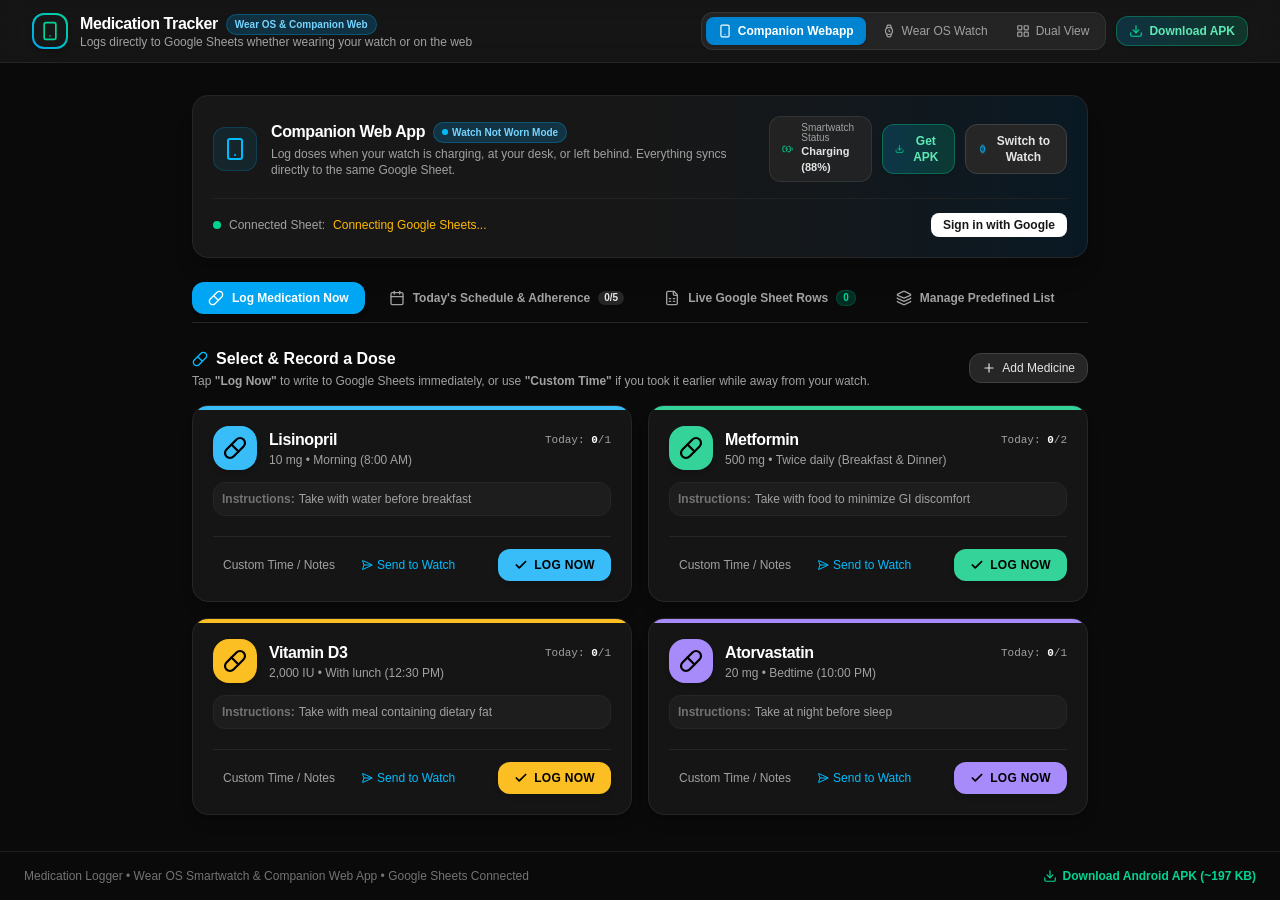
<file: android/assets/index.html>
<!doctype html>
<html lang="en">
  <head>
    <meta charset="UTF-8" />
    <meta name="viewport" content="width=device-width, initial-scale=1.0" />
    <title>Wear OS Medication Logger</title>
    <meta name="description" content="Wear OS smartwatch app that logs medication doses directly to a Google Sheets spreadsheet with a single tap." />
    <meta property="og:title" content="Wear OS Medication Logger" />
    <meta property="og:description" content="Wear OS smartwatch app that logs medication doses directly to a Google Sheets spreadsheet with a single tap." />
    <meta property="og:type" content="website" />
    <meta name="twitter:card" content="summary_large_image" />
    <script type="module" crossorigin src="./assets/index-CjcDPHnR.js"></script>
    <link rel="stylesheet" crossorigin href="./assets/index-DYdBmnWg.css">
  </head>
  <body>
    <div id="root"></div>
  </body>
</html>
</file>
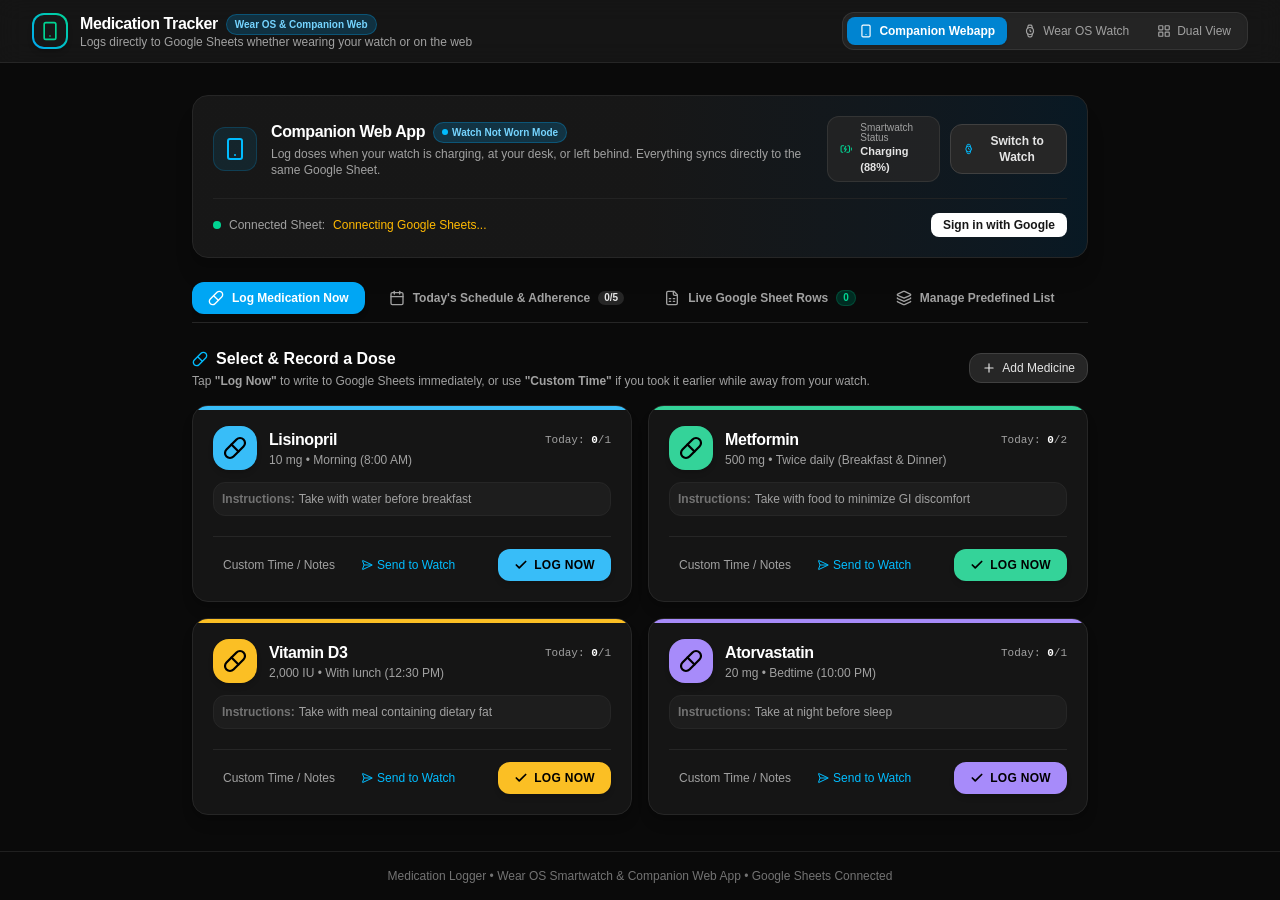
<file: public/android-project/app/src/main/assets/index.html>
<!doctype html>
<html lang="en">
  <head>
    <meta charset="UTF-8" />
    <meta name="viewport" content="width=device-width, initial-scale=1.0" />
    <title>Wear OS Medication Logger</title>
    <meta name="description" content="Wear OS smartwatch app that logs medication doses directly to a Google Sheets spreadsheet with a single tap." />
    <meta property="og:title" content="Wear OS Medication Logger" />
    <meta property="og:description" content="Wear OS smartwatch app that logs medication doses directly to a Google Sheets spreadsheet with a single tap." />
    <meta property="og:type" content="website" />
    <meta name="twitter:card" content="summary_large_image" />
    <script type="module" crossorigin src="./assets/index-h1G04_T_.js"></script>
    <link rel="stylesheet" crossorigin href="./assets/index-stPyW7vI.css">
  </head>
  <body>
    <div id="root"></div>
  </body>
</html>
</file>
